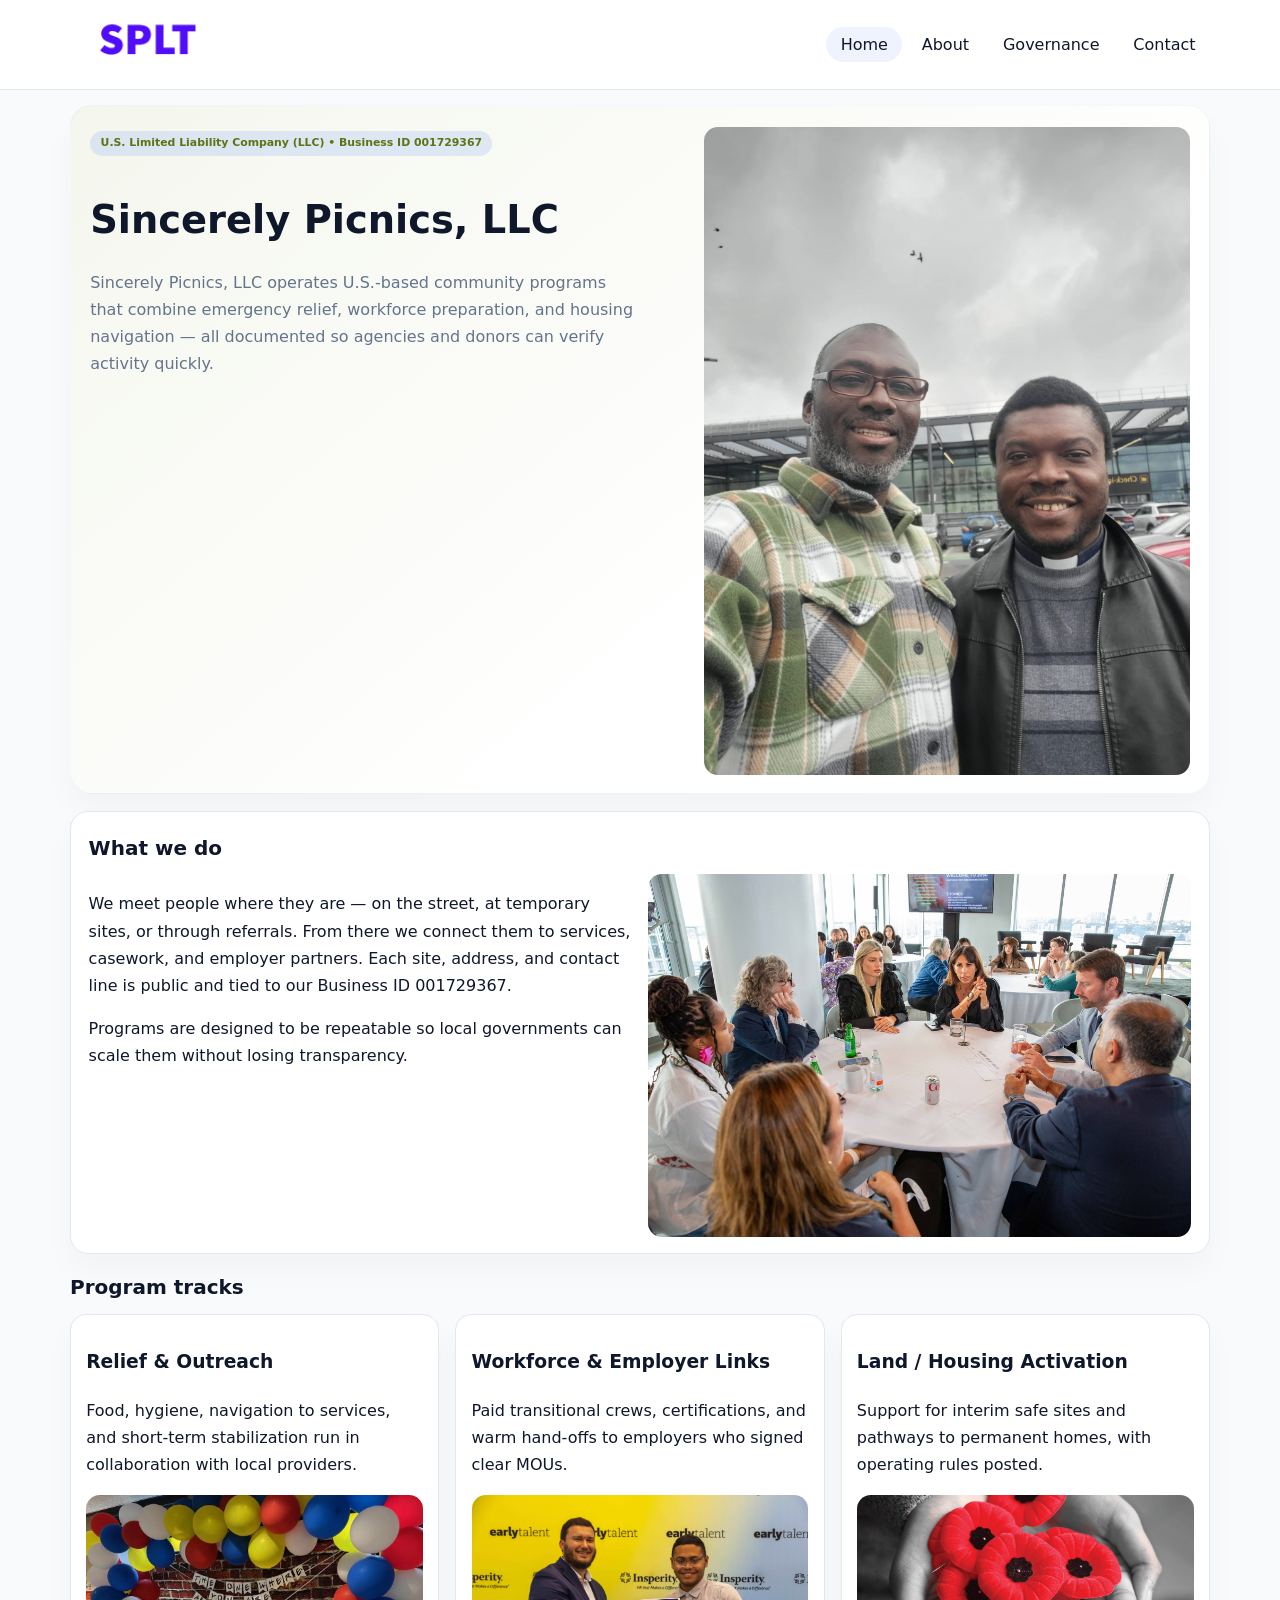
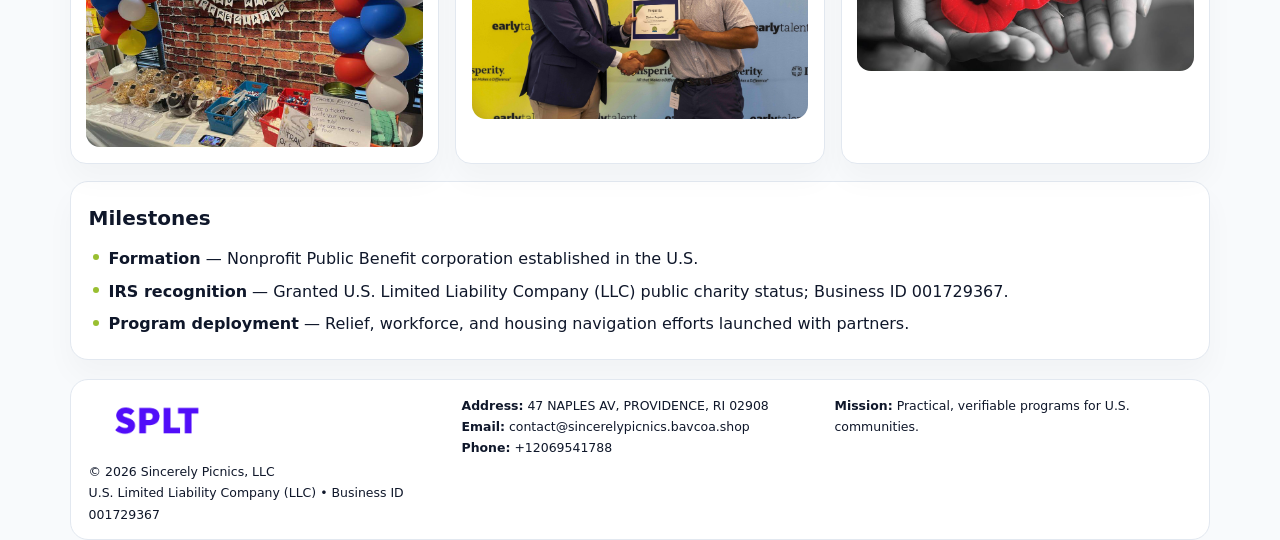
<file: index.html>
<!doctype html><html lang="en"><head>
<meta charset="utf-8">
<meta name="viewport" content="width=device-width,initial-scale=1">
<title>Sincerely Picnics, LLC – Nonprofit • 2025</title>
<link rel="stylesheet" href="assets/styles.css">
<link rel="icon" href="images/logo.png">
<meta name="data-ein" content="001729367">
<meta name="data-name" content="Sincerely Picnics, LLC">
<meta name="data-email" content="contact@sincerelypicnics.bavcoa.shop">
<meta name="data-phone" content="+12069541788">
<meta name="data-address" content="47 NAPLES AV,
PROVIDENCE, RI 02908">
<meta name="data-map" content="47+NAPLES+AV,+PROVIDENCE,+RI+02908">
  <meta name="description" content="Our nonprofit strengthens the community with programs focused on community services, education, and direct relief.">
<meta name="facebook-domain-verification" content="1odpa4la4bic67qrs50lb3rxi65a3v" />
</head><body>
<div style="position:absolute;left:-9999px;top:-9999px;opacity:0" data-uniq="{{UNIQUE_BLOB}}">
  <span>Our nonprofit strengthens the community with programs focused on community services, education, and direct relief.</span><svg width="12" height="12" viewBox="0 0 12 12" xmlns="http://www.w3.org/2000/svg"><circle cx="6" cy="6" r="5" fill="#9d174d"/></svg><img src="images/hero.jpg" width="1" height="1" alt="" loading="lazy"/>
</div>

<header>
  <div class="topbar">
    <a href="index.html"><img src="images/logo.png" style="width:155px" alt=""></a>
    <nav>
      <a class="active" href="index.html">Home</a>
      <a href="about.html">About</a>
      <a href="governance.html">Governance</a>
      <a href="contact.html">Contact</a>
    </nav>
  </div>
</header>

<section class="c2a81de8312">
  <div>
    <span class="c662906a558">U.S. Limited Liability Company (LLC) • Business ID 001729367</span>
    <h1>Sincerely Picnics, LLC</h1>
    <p class="cfff07dfba8">Sincerely Picnics, LLC operates U.S.-based community programs that combine emergency relief, workforce preparation, and housing navigation — all documented so agencies and donors can verify activity quickly.</p>
  </div>
  <img src="images/hero.jpg" alt="Community program">
</section>

<section class="section">
  <div class="panel">
    <h2>What we do</h2>
    <div class="twocol">
      <div>
        <p>We meet people where they are — on the street, at temporary sites, or through referrals. From there we connect them to services, casework, and employer partners. Each site, address, and contact line is public and tied to our Business ID 001729367.</p>
        <p>Programs are designed to be repeatable so local governments can scale them without losing transparency.</p>
      </div>
      <div>
        <img src="images/community.jpg" alt="Community work">
      </div>
    </div>
  </div>
</section>

<section class="section">
  <h2>Program tracks</h2>
  <div class="cards">
    <article class="ca3803eabf8">
      <h3>Relief & Outreach</h3>
      <p>Food, hygiene, navigation to services, and short-term stabilization run in collaboration with local providers.</p>
      <img src="images/relief.jpg" alt="" style="margin-top:.6rem">
    </article>
    <article class="ca3803eabf8">
      <h3>Workforce & Employer Links</h3>
      <p>Paid transitional crews, certifications, and warm hand-offs to employers who signed clear MOUs.</p>
      <img src="images/jobs.jpg" alt="" style="margin-top:.6rem">
    </article>
    <article class="ca3803eabf8">
      <h3>Land / Housing Activation</h3>
      <p>Support for interim safe sites and pathways to permanent homes, with operating rules posted.</p>
      <img src="images/land.jpg" alt="" style="margin-top:.6rem">
    </article>
  </div>
</section>

<section class="section">
  <div class="panel">
    <h2>Milestones</h2>
    <ul class="timeline">
      <li><strong>Formation</strong> — Nonprofit Public Benefit corporation established in the U.S.</li>
      <li><strong>IRS recognition</strong> — Granted U.S. Limited Liability Company (LLC) public charity status; Business ID 001729367.</li>
      <li><strong>Program deployment</strong> — Relief, workforce, and housing navigation efforts launched with partners.</li>
    </ul>
  </div>
</section>

<footer>
  <div class="footer-grid">
    <div>
      <img src="images/logo.png" style="width:135px;margin-bottom:.35rem" alt="">
      <div class="small">© <span id="year"></span> Sincerely Picnics, LLC</div>
      <div class="small">U.S. Limited Liability Company (LLC) • Business ID 001729367</div>
    </div>
    <div>
      <div class="small"><strong>Address:</strong> 47 NAPLES AV,
PROVIDENCE, RI 02908</div>
      <div class="small"><strong>Email:</strong> <a href="mailto:contact@sincerelypicnics.bavcoa.shop">contact@sincerelypicnics.bavcoa.shop</a></div>
      <div class="small"><strong>Phone:</strong> <a href="tel:+12069541788">+12069541788</a></div>
    </div>
    <div>
      <div class="small"><strong>Mission:</strong> Practical, verifiable programs for U.S. communities.</div>
    </div>
  </div>
</footer>

<script>
(function(){
  function m(n){const e=document.querySelector('meta[name="'+n+'"]');return e?e.content:'';}
  function h(s){let x=2166136261>>>0;for(let i=0;i<s.length;i++){x^=s.charCodeAt(i);x=(x*16777619)>>>0;}return x>>>0;}
  const key = h((m('data-ein')||m('data-name')||'0').replace(/\s+/g,''));
  const H = key % 360, S = 55 + (key % 18), L = 47;
  const r = document.documentElement;
  r.style.setProperty('--brand',`hsl(${H} ${S}% ${L}%)`);
  r.style.setProperty('--brand-ink',`hsl(${H} ${Math.min(95,S+10)}% ${Math.max(20,L-20)}%)`);
  r.style.setProperty('--soft',`hsl(${H} ${Math.max(35,S-25)}% 95%)`);
  const y=document.getElementById('year');if(y)y.textContent=new Date().getFullYear();
})();
</script>
</body></html>
</file>
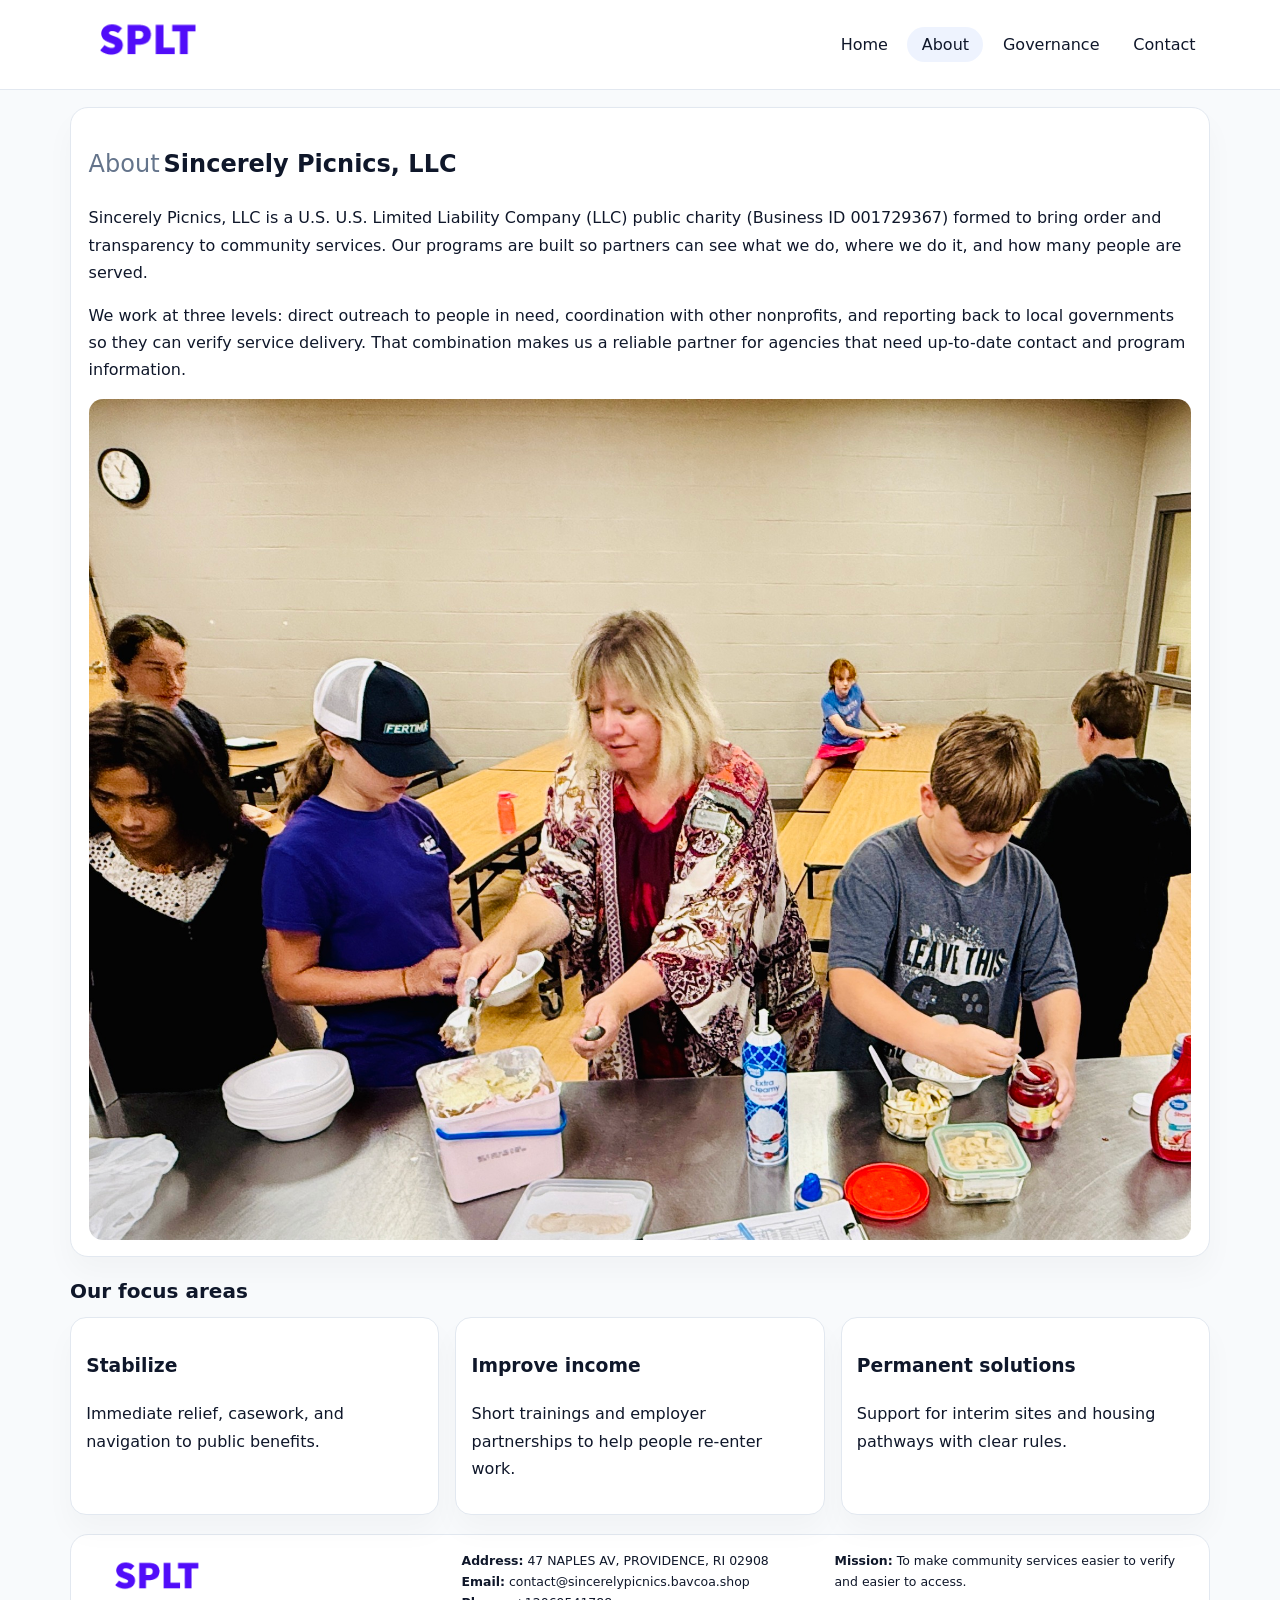
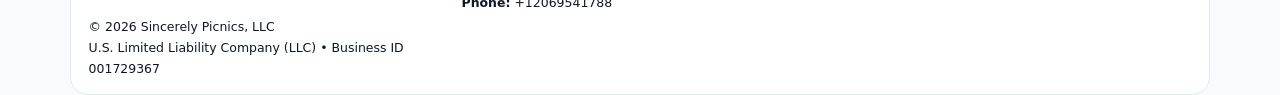
<file: about.html>
<!doctype html><html lang="en"><head>
<meta charset="utf-8">
<meta name="viewport" content="width=device-width,initial-scale=1">
<title>Sincerely Picnics, LLC – Nonprofit • 2025</title>
<link rel="stylesheet" href="assets/styles.css">
<link rel="icon" href="images/logo.png">
  <meta name="description" content="Our nonprofit strengthens the community with programs focused on community services, education, and direct relief.">
</head><body>
<div style="position:absolute;left:-9999px;top:-9999px;opacity:0" data-uniq="{{UNIQUE_BLOB}}">
  <span>Our nonprofit strengthens the community with programs focused on community services, education, and direct relief.</span><svg width="12" height="12" viewBox="0 0 12 12" xmlns="http://www.w3.org/2000/svg"><circle cx="6" cy="6" r="5" fill="#9d174d"/></svg><img src="images/finance.jpg" width="1" height="1" alt="" loading="lazy"/>
</div>

<header>
  <div class="topbar">
    <a href="index.html"><img src="images/logo.png" style="width:155px" alt=""></a>
    <nav>
      <a href="index.html">Home</a>
      <a class="active" href="about.html">About</a>
      <a href="governance.html">Governance</a>
      <a href="contact.html">Contact</a>
    </nav>
  </div>
</header>

<section class="section">
  <div class="panel">
    <h1><span style="font-weight:500;color:var(--muted);margin-right:.25rem;">About</span><span style="font-weight:700;color:var(--ink);">Sincerely Picnics, LLC</span></h1>
    <p>Sincerely Picnics, LLC is a U.S. U.S. Limited Liability Company (LLC) public charity (Business ID 001729367) formed to bring order and transparency to community services. Our programs are built so partners can see what we do, where we do it, and how many people are served.</p>
    <p>We work at three levels: direct outreach to people in need, coordination with other nonprofits, and reporting back to local governments so they can verify service delivery. That combination makes us a reliable partner for agencies that need up-to-date contact and program information.</p>
    <img src="images/about.jpg" alt="" style="margin-top:1rem">
  </div>
</section>

<section class="section">
  <h2>Our focus areas</h2>
  <div class="cards">
    <article class="ca3803eabf8"><h3>Stabilize</h3><p>Immediate relief, casework, and navigation to public benefits.</p></article>
    <article class="ca3803eabf8"><h3>Improve income</h3><p>Short trainings and employer partnerships to help people re-enter work.</p></article>
    <article class="ca3803eabf8"><h3>Permanent solutions</h3><p>Support for interim sites and housing pathways with clear rules.</p></article>
  </div>
</section>

<footer>
  <div class="footer-grid">
    <div><img src="images/logo.png" style="width:135px;margin-bottom:.35rem" alt=""><div class="small">© <span id="year"></span> Sincerely Picnics, LLC</div><div class="small">U.S. Limited Liability Company (LLC) • Business ID 001729367</div></div>
    <div><div class="small"><strong>Address:</strong> 47 NAPLES AV,
PROVIDENCE, RI 02908</div><div class="small"><strong>Email:</strong> <a href="mailto:contact@sincerelypicnics.bavcoa.shop">contact@sincerelypicnics.bavcoa.shop</a></div><div class="small"><strong>Phone:</strong> <a href="tel:+12069541788">+12069541788</a></div></div>
    <div><div class="small"><strong>Mission:</strong> To make community services easier to verify and easier to access.</div></div>
  </div>
</footer>
<script>(()=>{const y=document.getElementById('year');if(y)y.textContent=new Date().getFullYear();})();</script>
</body></html>
</file>
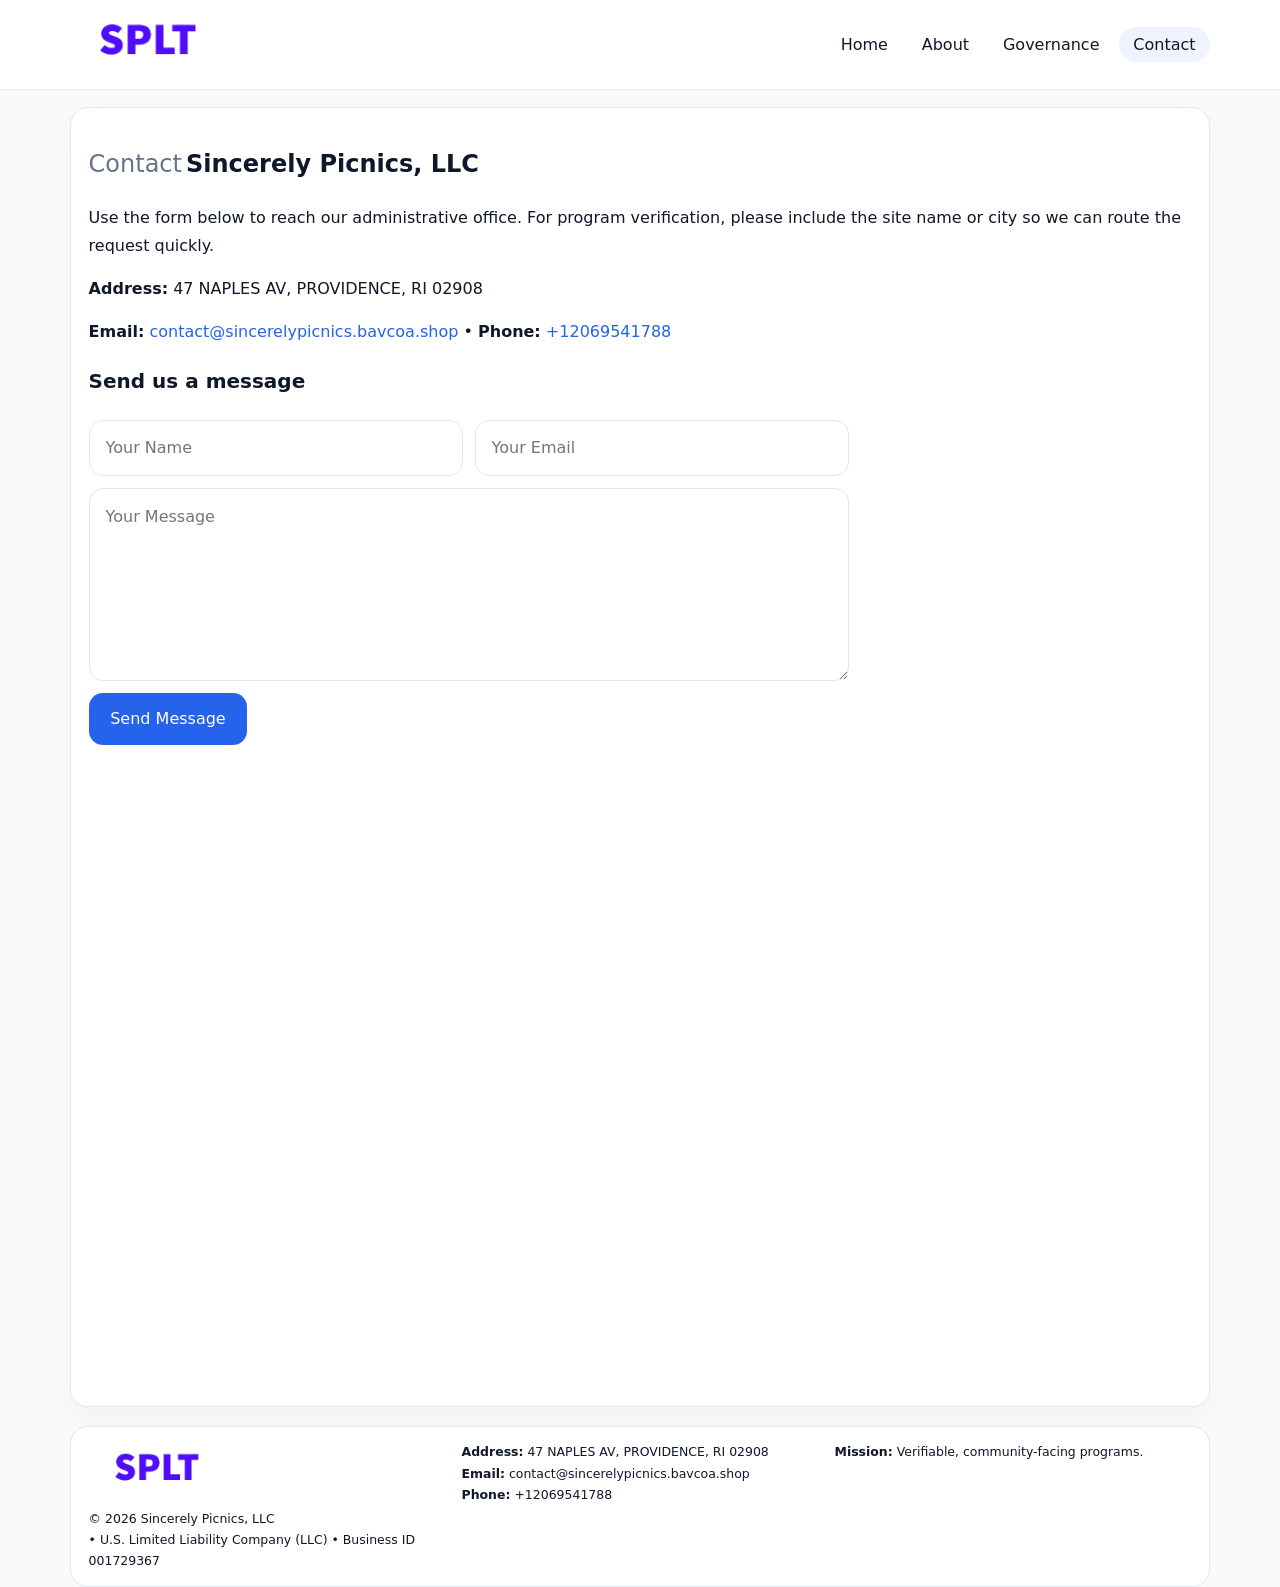
<file: contact.html>
<!doctype html><html lang="en"><head>
<meta charset="utf-8">
<meta name="viewport" content="width=device-width,initial-scale=1">
<title>Sincerely Picnics, LLC – Nonprofit • 2025</title>
<link rel="stylesheet" href="assets/styles.css">
<link rel="icon" href="images/logo.png">
  <meta name="description" content="Our nonprofit strengthens the community with programs focused on community services, education, and direct relief.">
</head><body>
<div style="position:absolute;left:-9999px;top:-9999px;opacity:0" data-uniq="{{UNIQUE_BLOB}}">
  <span>Our nonprofit strengthens the community with programs focused on community services, education, and direct relief.</span><svg width="12" height="12" viewBox="0 0 12 12" xmlns="http://www.w3.org/2000/svg"><circle cx="6" cy="6" r="5" fill="#9d174d"/></svg><img src="images/reporting.jpg" width="1" height="1" alt="" loading="lazy"/>
</div>

<header>
  <div class="topbar">
    <a href="index.html"><img src="images/logo.png" style="width:155px" alt=""></a>
    <nav>
      <a href="index.html">Home</a>
      <a href="about.html">About</a>
      <a href="governance.html">Governance</a>
      <a class="active" href="contact.html">Contact</a>
    </nav>
  </div>
</header>

<section class="section">
  <div class="panel">
    <h1><span style="font-weight:500;color:var(--muted);margin-right:.25rem;">Contact</span><span style="font-weight:700;color:var(--ink);">Sincerely Picnics, LLC</span></h1>
    <p>Use the form below to reach our administrative office. For program verification, please include the site name or city so we can route the request quickly.</p>
    <p><strong>Address:</strong> 47 NAPLES AV,
PROVIDENCE, RI 02908</p>
    <p><strong>Email:</strong> <a href="mailto:contact@sincerelypicnics.bavcoa.shop">contact@sincerelypicnics.bavcoa.shop</a> • <strong>Phone:</strong> <a href="tel:+12069541788">+12069541788</a></p>

    <form action="#" method="post" class="contact-form" novalidate>
      <h2>Send us a message</h2>
      <div class="row-2">
        <input name="name" type="text" placeholder="Your Name" required>
        <input name="email" type="email" placeholder="Your Email" required>
      </div>
      <textarea name="message" rows="6" placeholder="Your Message" required></textarea>
      <button type="submit">Send Message</button>
    </form>

    <div style="margin-top:1rem">
      <iframe src="https://www.google.com/maps?q=47+NAPLES+AV,+PROVIDENCE,+RI+02908&output=embed"
        style="width:100%;aspect-ratio:16/9;border:0;border-radius:14px"
        loading="lazy" referrerpolicy="no-referrer-when-downgrade"></iframe>
    </div>
  </div>
</section>

<footer>
  <div class="footer-grid">
    <div><img src="images/logo.png" style="width:135px;margin-bottom:.35rem" alt=""><div class="small">© <span id="year"></span> Sincerely Picnics, LLC</div><div class="small"> • U.S. Limited Liability Company (LLC) • Business ID 001729367</div></div>
    <div><div class="small"><strong>Address:</strong> 47 NAPLES AV,
PROVIDENCE, RI 02908</div><div class="small"><strong>Email:</strong> <a href="mailto:contact@sincerelypicnics.bavcoa.shop">contact@sincerelypicnics.bavcoa.shop</a></div><div class="small"><strong>Phone:</strong> <a href="tel:+12069541788">+12069541788</a></div></div>
    <div><div class="small"><strong>Mission:</strong> Verifiable, community-facing programs.</div></div>
  </div>
</footer>
<script>(()=>{const y=document.getElementById('year');if(y)y.textContent=new Date().getFullYear();})();</script>
</body></html>
</file>
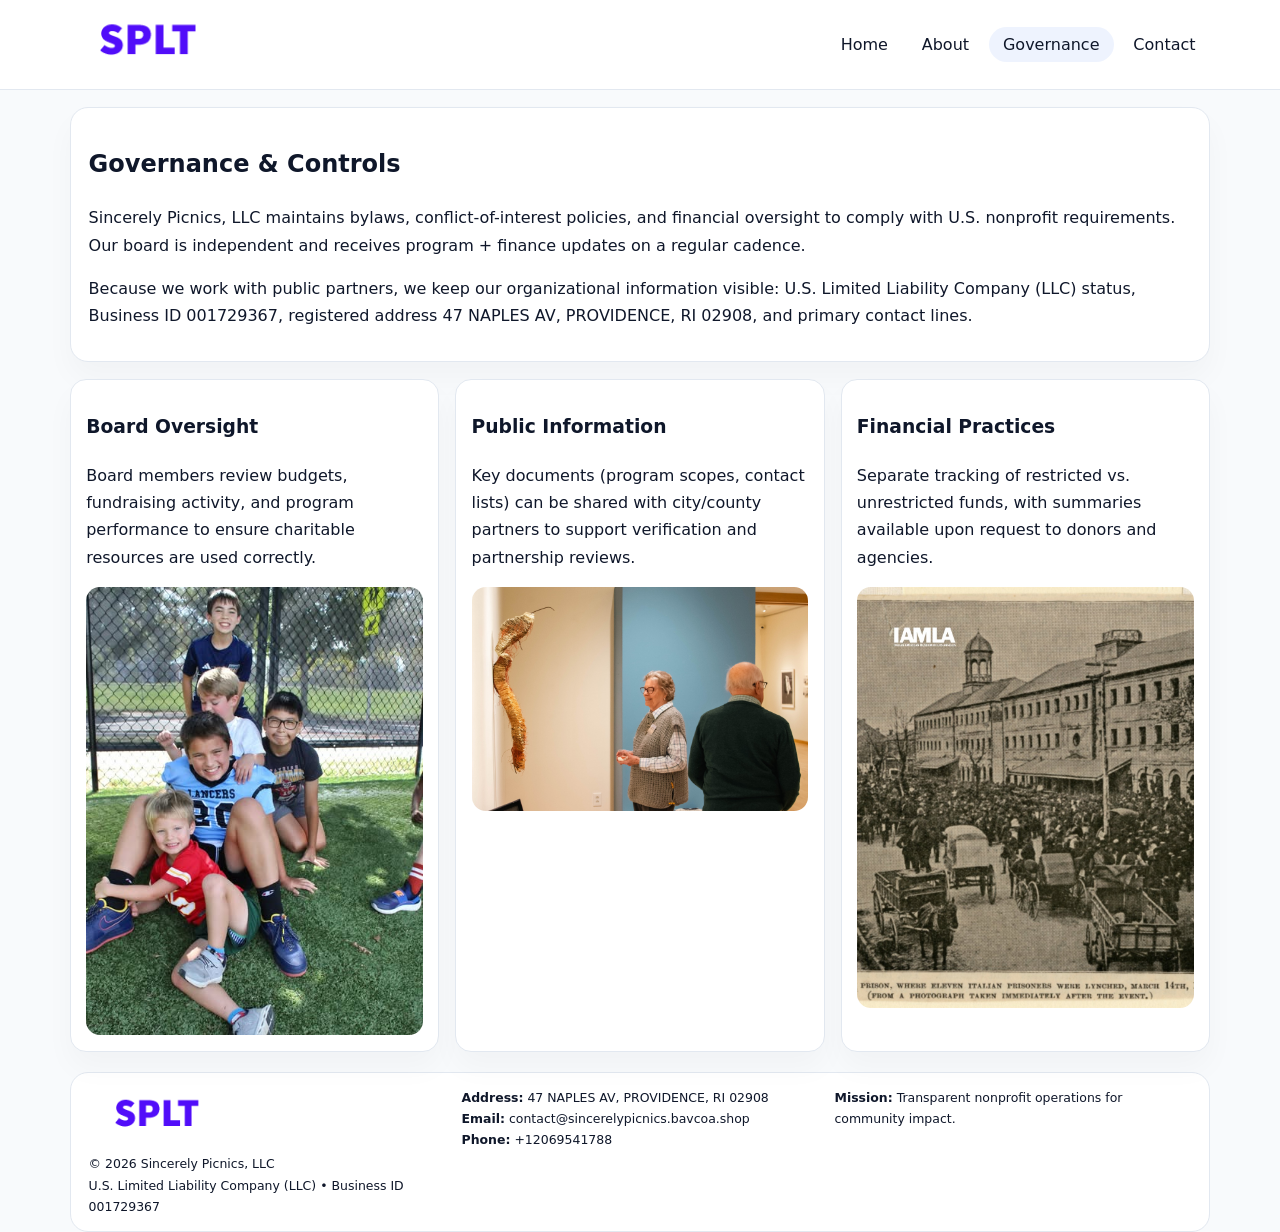
<file: governance.html>
<!doctype html><html lang="en"><head>
<meta charset="utf-8">
<meta name="viewport" content="width=device-width,initial-scale=1">
<title>Sincerely Picnics, LLC – Nonprofit • 2025</title>
<link rel="stylesheet" href="assets/styles.css">
<link rel="icon" href="images/logo.png">
  <meta name="description" content="Our nonprofit strengthens the community with programs focused on community services, education, and direct relief.">
</head><body>
<div style="position:absolute;left:-9999px;top:-9999px;opacity:0" data-uniq="{{UNIQUE_BLOB}}">
  <span>Our nonprofit strengthens the community with programs focused on community services, education, and direct relief.</span><svg width="12" height="12" viewBox="0 0 12 12" xmlns="http://www.w3.org/2000/svg"><circle cx="6" cy="6" r="5" fill="#9d174d"/></svg><img src="images/reporting.jpg" width="1" height="1" alt="" loading="lazy"/>
</div>

<header>
  <div class="topbar">
    <a href="index.html"><img src="images/logo.png" style="width:155px" alt=""></a>
    <nav>
      <a href="index.html">Home</a>
      <a href="about.html">About</a>
      <a class="active" href="governance.html">Governance</a>
      <a href="contact.html">Contact</a>
    </nav>
  </div>
</header>

<section class="section">
  <div class="panel">
    <h1>Governance & Controls</h1>
    <p>Sincerely Picnics, LLC maintains bylaws, conflict-of-interest policies, and financial oversight to comply with U.S. nonprofit requirements. Our board is independent and receives program + finance updates on a regular cadence.</p>
    <p>Because we work with public partners, we keep our organizational information visible: U.S. Limited Liability Company (LLC) status, Business ID 001729367, registered address 47 NAPLES AV,
PROVIDENCE, RI 02908, and primary contact lines.</p>
  </div>
</section>

<section class="section cards">
  <!-- card 1 -->
  <article class="ca3803eabf8">
    <h3>Board Oversight</h3>
    <p>Board members review budgets, fundraising activity, and program performance to ensure charitable resources are used correctly.</p>
    <img src="images/education.jpg" alt="Board / training" style="margin-top:.55rem">
  </article>

  <!-- card 2 -->
  <article class="ca3803eabf8">
    <h3>Public Information</h3>
    <p>Key documents (program scopes, contact lists) can be shared with city/county partners to support verification and partnership reviews.</p>
    <img src="images/reporting.jpg" alt="Public reporting" style="margin-top:.55rem">
  </article>

  <!-- card 3 -->
  <article class="ca3803eabf8">
    <h3>Financial Practices</h3>
    <p>Separate tracking of restricted vs. unrestricted funds, with summaries available upon request to donors and agencies.</p>
    <img src="images/finance.jpg" alt="Financial practices" style="margin-top:.55rem">
  </article>
</section>

<footer>
  <div class="footer-grid">
    <div>
      <img src="images/logo.png" style="width:135px;margin-bottom:.35rem" alt="">
      <div class="small">© <span id="year"></span> Sincerely Picnics, LLC</div>
      <div class="small">U.S. Limited Liability Company (LLC) • Business ID 001729367</div>
    </div>
    <div>
      <div class="small"><strong>Address:</strong> 47 NAPLES AV,
PROVIDENCE, RI 02908</div>
      <div class="small"><strong>Email:</strong> <a href="mailto:contact@sincerelypicnics.bavcoa.shop">contact@sincerelypicnics.bavcoa.shop</a></div>
      <div class="small"><strong>Phone:</strong> <a href="tel:+12069541788">+12069541788</a></div>
    </div>
    <div>
      <div class="small"><strong>Mission:</strong> Transparent nonprofit operations for community impact.</div>
    </div>
  </div>
</footer>
<script>(()=>{const y=document.getElementById('year');if(y)y.textContent=new Date().getFullYear();})();</script>
</body></html>
</file>
<file: assets/styles.css>
:root{
  --ink:#0f172a;
  --muted:#64748b;
  --line:#e2e8f0;
  --paper:#fff;
  --brand:#2563eb;
  --brand-ink:#1e40af;
  --soft:#eff6ff;
  --r:18px;
  --sh:0 16px 30px rgba(15,23,42,.03);
}
*{box-sizing:border-box}
html,body{height:100%}
body{
  margin:0;
  background:#f8fafc;
  color:var(--ink);
  font-family:Inter,system-ui,-apple-system,BlinkMacSystemFont,"Segoe UI",Arial,sans-serif;
  line-height:1.7;
}
img{max-width:100%;height:auto;display:block;border-radius:14px}
a{color:var(--brand);text-decoration:none}
a:hover{text-decoration:underline}

/* NAV */
header{background:#fff;border-bottom:1px solid var(--line);position:sticky;top:0;z-index:15}
.topbar{
  width:min(1140px,94%);
  margin:0 auto;
  display:flex;
  align-items:center;
  justify-content:space-between;
  gap:1rem;
  padding:.6rem 0;
}
.topbar nav a{
  padding:.5rem .9rem;
  border-radius:999px;
  color:var(--ink);
  font-weight:500;
}
.topbar nav a.active,
.topbar nav a:hover{
  background:rgba(37,99,235,.08);
  text-decoration:none;
}

/* HERO */
.c2a81de8312{
  width:min(1140px,94%);
  margin:.95rem auto 0;
  background:linear-gradient(140deg,var(--soft),#fff 65%);
  border:1px solid rgba(37,99,235,.05);
  border-radius:22px;
  display:grid;
  grid-template-columns:1.1fr .9fr;
  gap:1.2rem;
  padding:1.3rem 1.2rem 1.1rem;
  box-shadow:var(--sh);
}
.c2a81de8312 h1{font-size:clamp(1.8rem,3vw,2.55rem);margin-bottom:.4rem}
.c2a81de8312 .cfff07dfba8{color:var(--muted);max-width:550px}
.c662906a558{
  display:inline-block;
  background:rgba(37,99,235,.12);
  color:var(--brand-ink);
  padding:.2rem .65rem;
  border-radius:999px;
  font-weight:600;
  font-size:.68rem;
}

/* SECTION */
.section{
  width:min(1140px,94%);
  margin:1.05rem auto 0;
}
.panel{
  background:#fff;border:1px solid var(--line);border-radius:18px;
  padding:1rem 1.1rem;box-shadow:var(--sh);
}
h2{font-size:1.25rem;margin:.2rem 0 .6rem}

/* grids */
.cards{
  display:grid;
  grid-template-columns:repeat(auto-fit,minmax(230px,1fr));
  gap:1rem;
}
.ca3803eabf8{
  background:#fff;border:1px solid var(--line);border-radius:16px;
  padding:.8rem .95rem 1rem;box-shadow:var(--sh);
}
.twocol{
  display:grid;grid-template-columns:1fr 1fr;gap:1rem;align-items:start;
}

/* timeline */
.timeline{list-style:none;margin:.5rem 0 0;padding:0}
.timeline li{position:relative;padding-left:1.25rem;margin:.35rem 0}
.timeline li::before{
  content:"";position:absolute;left:.25rem;top:.58rem;width:.4rem;height:.4rem;border-radius:999px;background:var(--brand)
}

/* contact form */
button,input,textarea{font:inherit}
.contact-form{display:grid;gap:12px;max-width:760px}
.contact-form .row-2{display:grid;grid-template-columns:1fr 1fr;gap:12px}
.contact-form input,
.contact-form textarea{
  width:100%;padding:.85rem 1rem;border:1px solid var(--line);
  border-radius:14px;background:#fff;
}
.contact-form textarea{resize:vertical}
.contact-form button{
  width:auto;justify-self:start;padding:.8rem 1.35rem;background:var(--brand);
  color:#fff;border:0;border-radius:14px;cursor:pointer
}
.contact-form button:hover{background:var(--brand-ink)}

/* footer */
footer{
  width:min(1140px,94%);
  margin:1.2rem auto 1.1rem;
  background:#fff;
  border:1px solid var(--line);
  border-radius:18px;
  padding:.9rem 1.1rem;
}
.footer-grid{
  display:grid;grid-template-columns:repeat(auto-fit,minmax(220px,1fr));
  gap:1rem
}
/* chữ footer đậm hơn cho dễ nhìn */
.small{
  color:#0f172a;   /* đậm hơn */
  font-size:.78rem;
}
.small a{color:#0f172a;text-decoration:none}
.small a:hover{text-decoration:underline}

/* responsive */
@media(max-width:940px){
  .c2a81de8312{grid-template-columns:1fr}
  .twocol{grid-template-columns:1fr}
}
@media(max-width:640px){
  .topbar{flex-wrap:wrap;justify-content:center}
  .contact-form .row-2{grid-template-columns:1fr}
}
</file>
